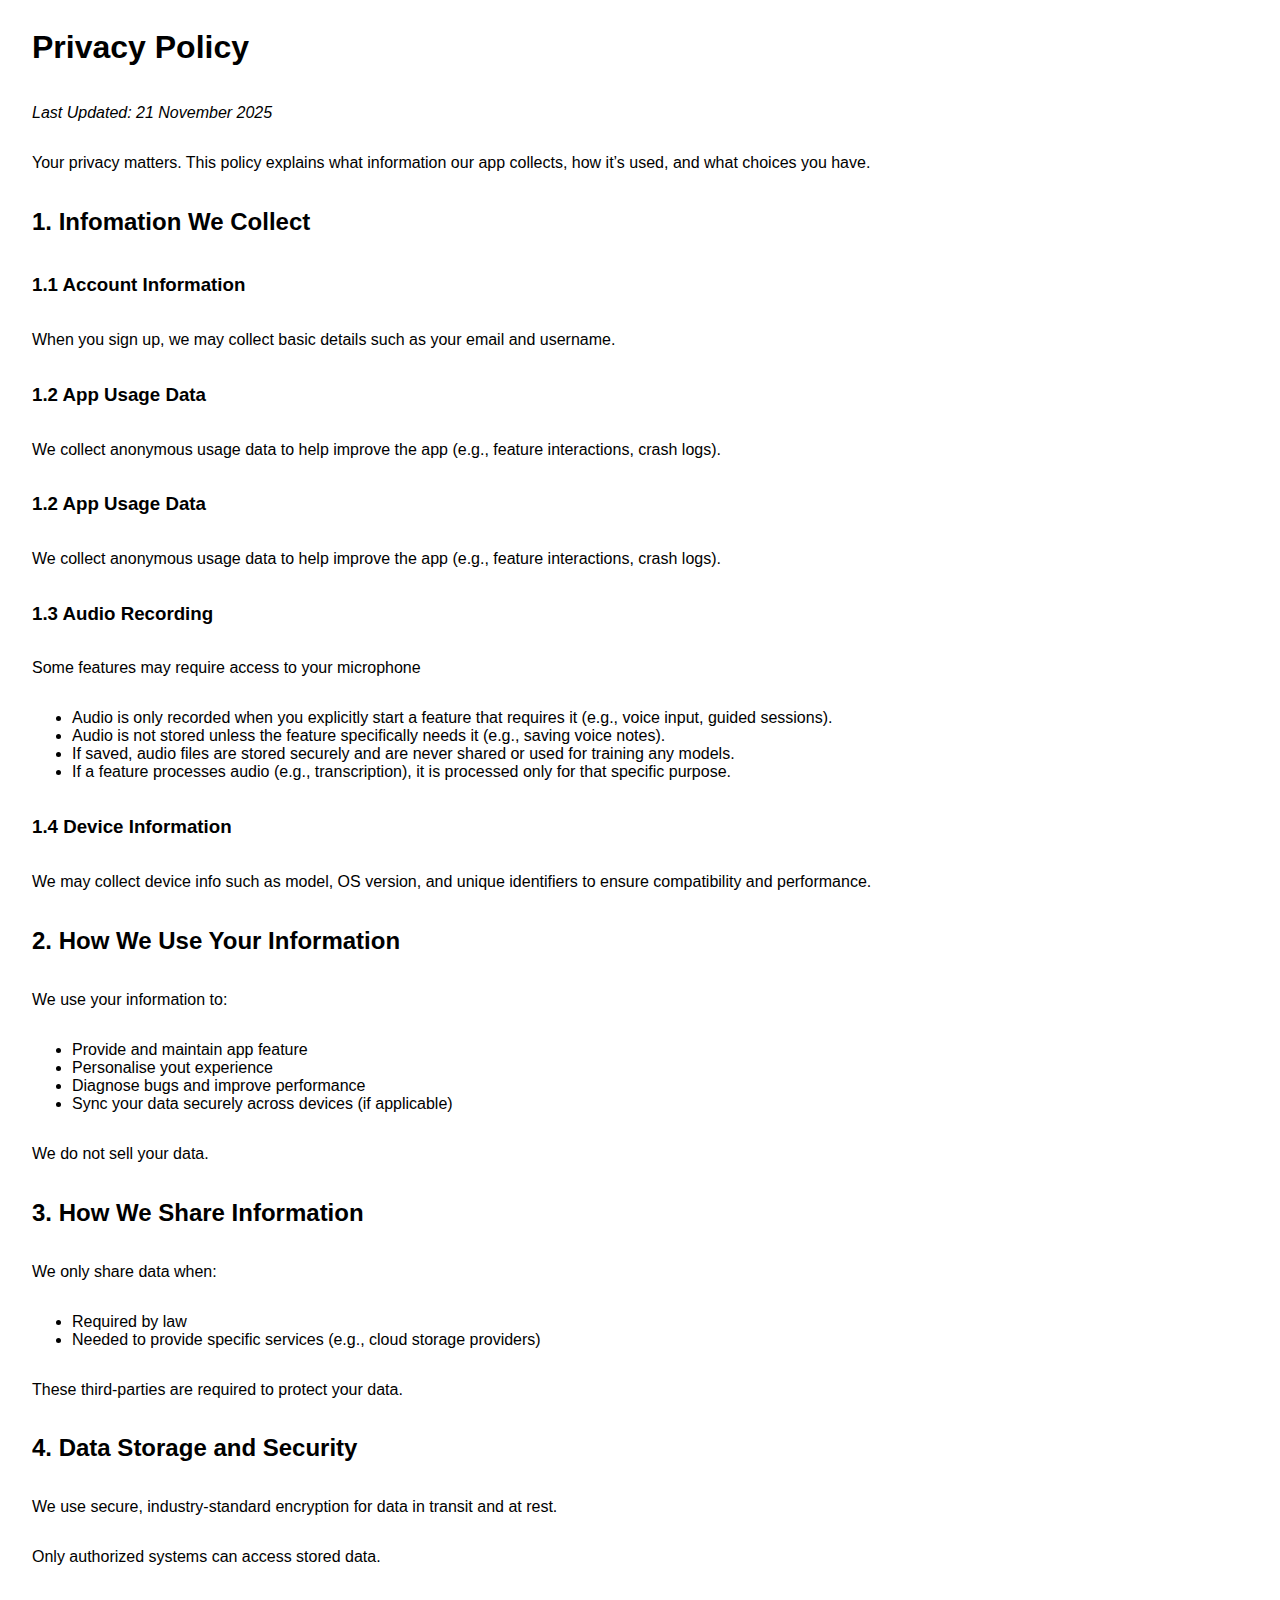
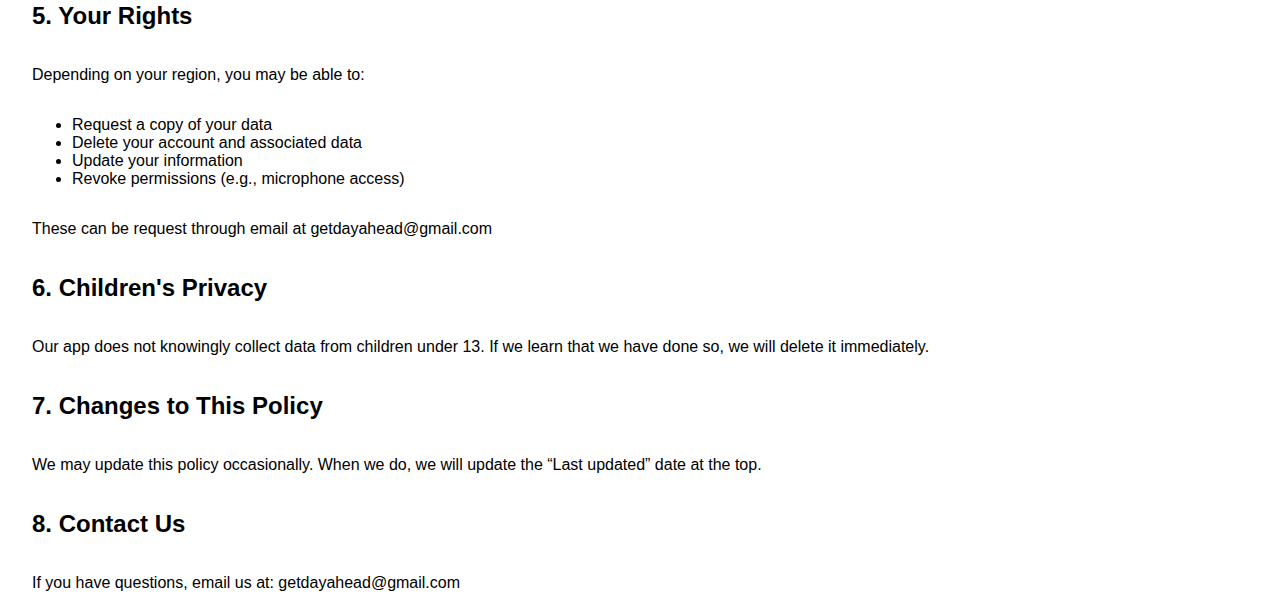
<file: privacy.html>
<!DOCTYPE html>
<html lang="en">
<head>
  <meta charset="UTF-8">
  <meta name="viewport" content="width=device-width, initial-scale=1.0">
  <title>Privacy Policy</title>
  <link rel="stylesheet" href="privacy.css">
</head>
<body>
  <h1>Privacy Policy</h1>

  <p><i>Last Updated: 21 November 2025</i></p>
  <p>Your privacy matters. This policy explains what information our app collects, how it’s used, and what choices you have.</p>


  <h2>1. Infomation We Collect</h2>

  <h3>1.1 Account Information</h3>
  <p>When you sign up, we may collect basic details such as your email and username.</p>

  <h3>1.2 App Usage Data</h3>
  <p>We collect anonymous usage data to help improve the app (e.g., feature interactions, crash logs).</p>

  <h3>1.2 App Usage Data</h3>
  <p>We collect anonymous usage data to help improve the app (e.g., feature interactions, crash logs).</p>
  
  <h3>1.3 Audio Recording</h3>
  <p>Some features may require access to your microphone</p>
  <ul>
    <li>Audio is only recorded when you explicitly start a feature that requires it (e.g., voice input, guided sessions).</li>
    <li>Audio is not stored unless the feature specifically needs it (e.g., saving voice notes).</li>
    <li>If saved, audio files are stored securely and are never shared or used for training any models.</li>
    <li>If a feature processes audio (e.g., transcription), it is processed only for that specific purpose.</li>
  </ul>

  <h3>1.4 Device Information</h3>
  <p>We may collect device info such as model, OS version, and unique identifiers to ensure compatibility and performance.</p>

  <h2>2. How We Use Your Information</h2>
  <p>We use your information to: </p>
  <ul>
    <li>Provide and maintain app feature</li>
    <li>Personalise yout experience</li>
    <li>Diagnose bugs and improve performance</li>
    <li>Sync your data securely across devices (if applicable)</li>
  </ul>
  <p>We do not sell your data.</p>

  <h2>3. How We Share Information</h2>
  <p>We only share data when:</p>
  <ul>
    <li>Required by law</li>
    <li>Needed to provide specific services (e.g., cloud storage providers)</li>
  </ul>
  <p>These third-parties are required to protect your data.</p>

  <h2>4. Data Storage and Security</h2>
  <p>We use secure, industry-standard encryption for data in transit and at rest.</p>
  <p>Only authorized systems can access stored data.</p>

  <h2>5. Your Rights</h2>
  <p>Depending on your region, you may be able to:</p>
  <ul>
    <li>Request a copy of your data</li>
    <li>Delete your account and associated data</li>
    <li>Update your information</li>
    <li>Revoke permissions (e.g., microphone access)</li>
  </ul>
  <p>These can be request through email at getdayahead@gmail.com</p>

  <h2>6. Children's Privacy</h2>
  <p>Our app does not knowingly collect data from children under 13. If we learn that we have done so, we will delete it immediately.</p>

  <h2>7. Changes to This Policy</h2>
  <p>We may update this policy occasionally. When we do, we will update the “Last updated” date at the top.</p>

  <h2>8. Contact Us</h2>
  <p>If you have questions, email us at: getdayahead@gmail.com</p>

</body>
</html>
</file>
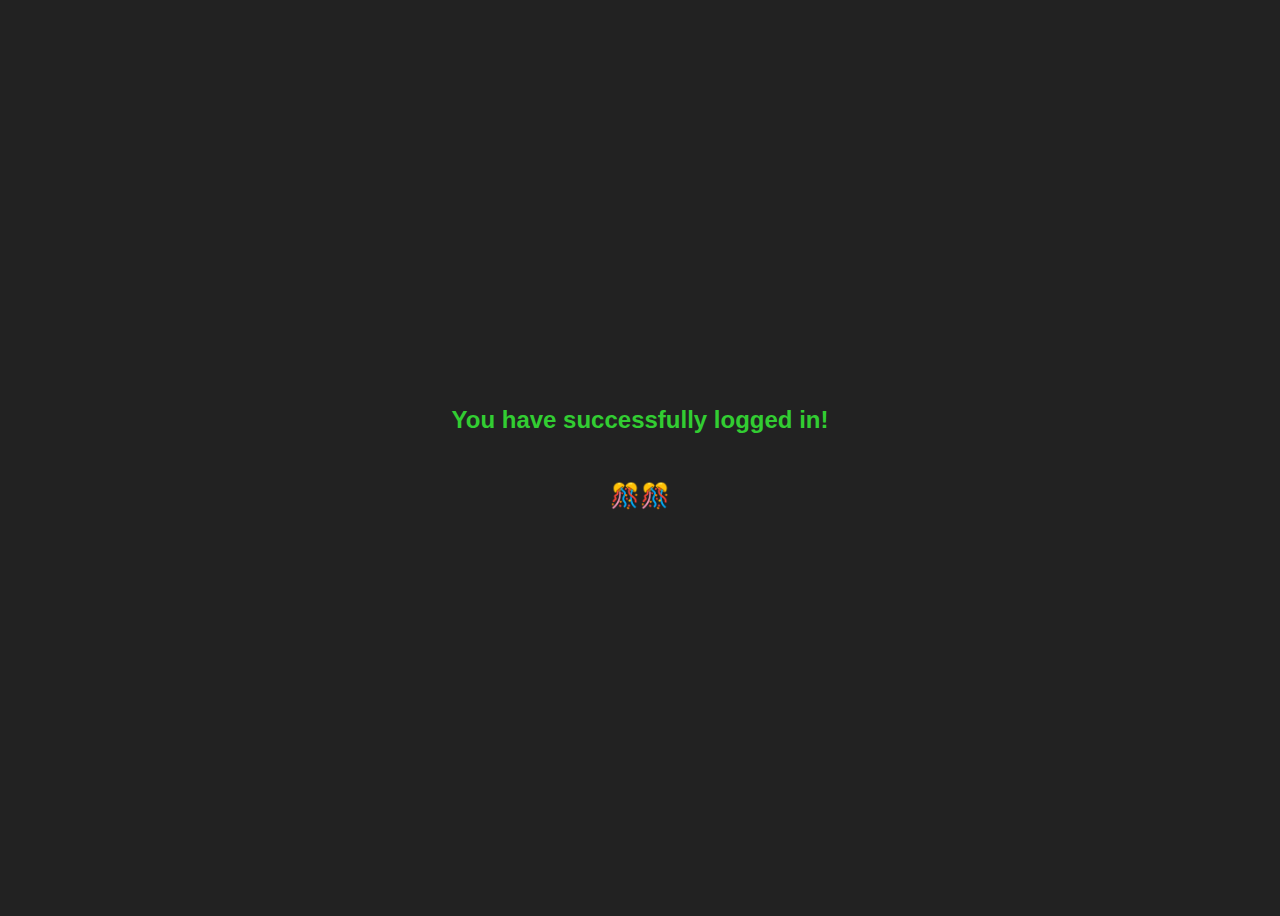
<file: success.html>
<!DOCTYPE html>
<html lang="en">
<head>
  <meta charset="UTF-8">
  <meta name="viewport" content="width=device-width, initial-scale=1.0">
  <title>Success!</title>
  <link rel="stylesheet" href="success.css">
</head>
<body>

  <p>You have successfully logged in!</p>
  <p>🎊🎊</p>
  
</body>
</html>
</file>
<file: privacy.css>
*{
  font-family: Helvetica, sans-serif;
}

@media screen and (min-width: 800px) {
  body{
    margin-left: 2rem;
    display: flex;
    flex-direction: column;
  }
}
</file>
<file: success.css>
body{
  background-color: #222;
  color: white;
  display: flex;
  justify-content: center;
  align-items: center;
  flex-direction: column;
  height: 100vh;
}

p{
  font-family: Arial, Helvetica, sans-serif;
  font-weight: bold;
  color: limegreen;
  font-size: 1.5rem;
}
</file>
